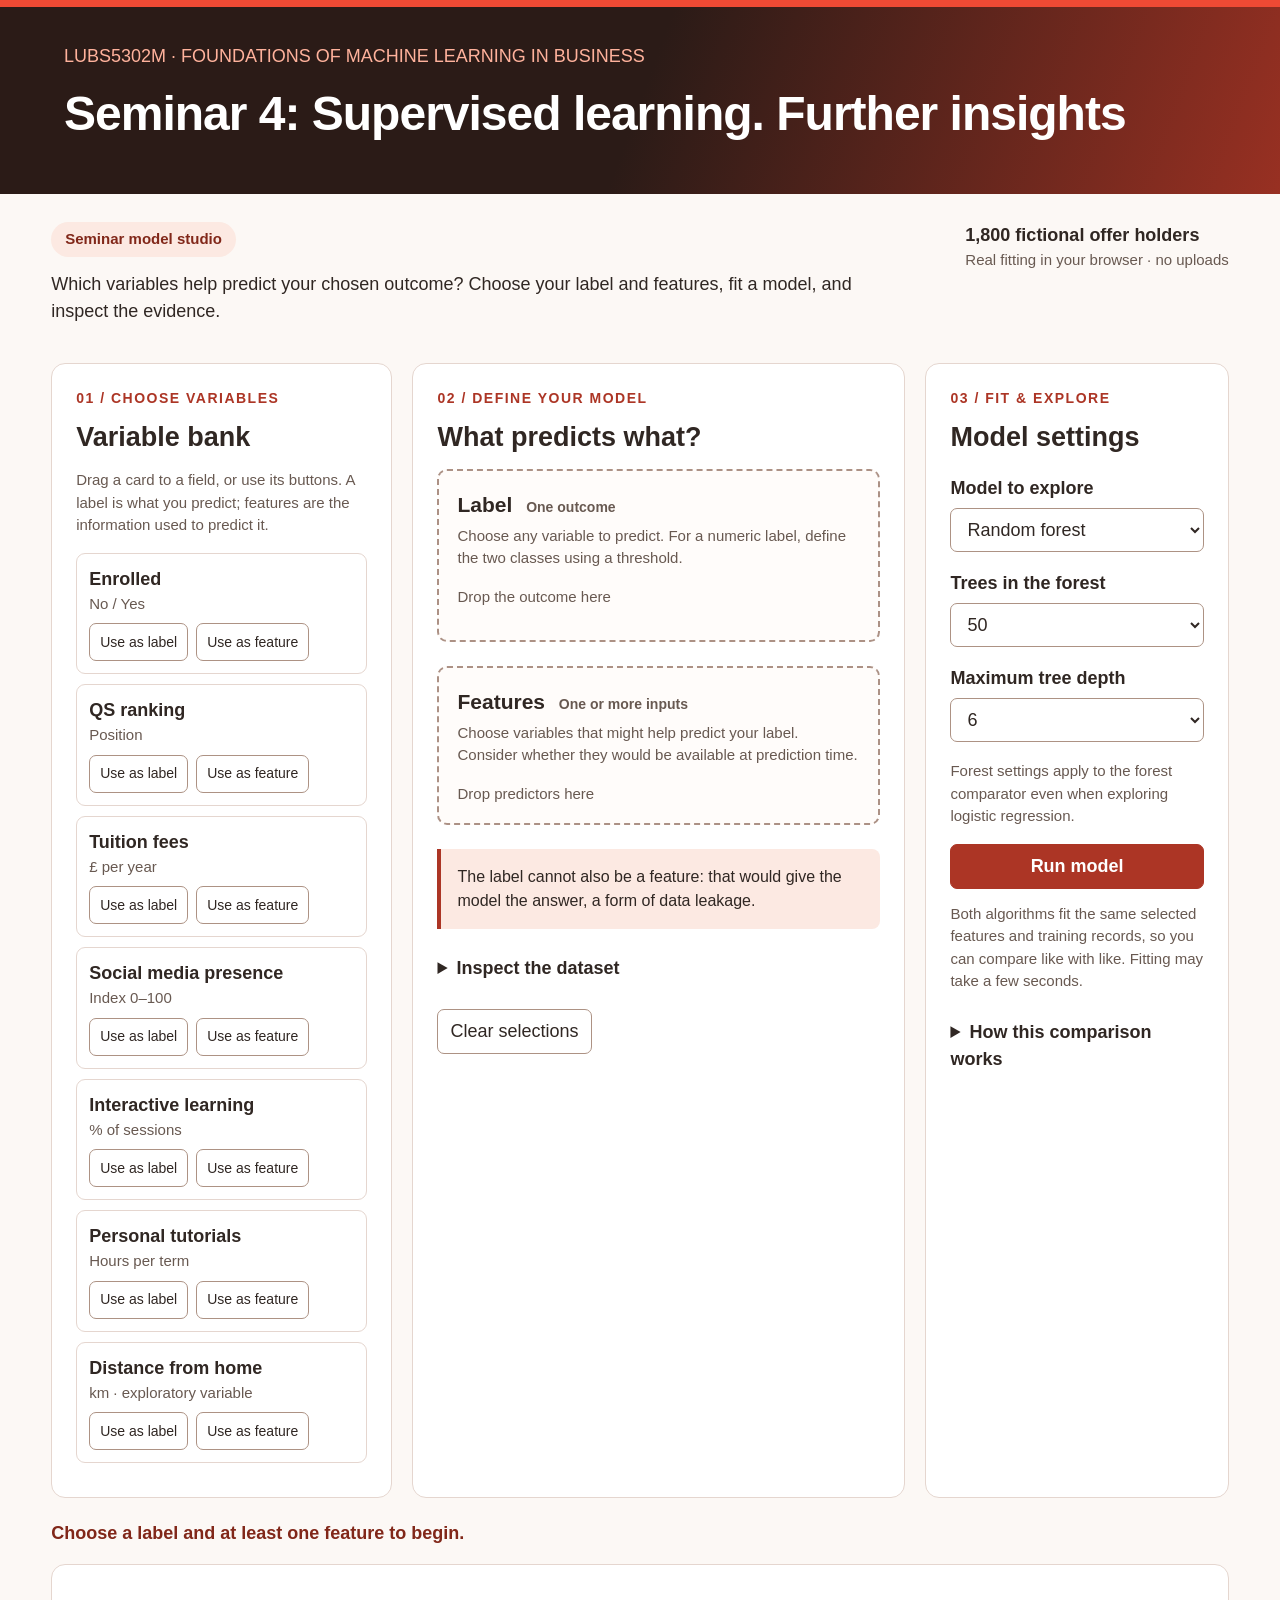
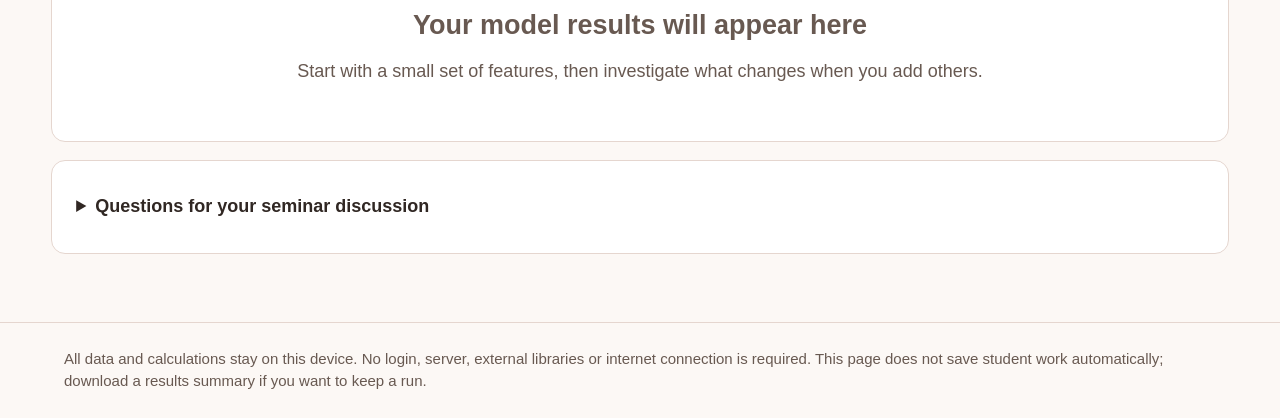
<file: index.html>
<!doctype html><html lang="en"><head><meta charset="utf-8"><meta name="viewport" content="width=device-width,initial-scale=1"><title>Seminar 4: Supervised learning. Further insights</title><style>:root{font-family:Arial,Helvetica,sans-serif;color:#302723;background:#fcf8f5;font-size:18px;line-height:1.5;--red:#ac3525;--line:#e5d6cf;--muted:#685951}*{box-sizing:border-box}body{margin:0}header{color:#fff;background:linear-gradient(110deg,#2b1b17 50%,#983022);padding:36px max(5vw,20px);border-top:7px solid #ef4a34}header p{color:#ffb29c;margin:0}h1{font-size:clamp(30px,4vw,48px);letter-spacing:-1px;margin:8px 0}h2{font-size:27px;margin:0 0 12px}h3{font-size:21px;margin:0 0 12px}p{margin:0 0 16px}.lead{max-width:870px;color:#f5e0d8}main{max-width:1500px;margin:auto;padding:28px 4vw 50px}.intro{display:flex;gap:24px;justify-content:space-between;flex-wrap:wrap}.pill{display:inline-block;background:#fce9e2;color:#812719;border-radius:24px;padding:6px 14px;font-weight:bold;font-size:15px}.builder{display:grid;grid-template-columns:minmax(260px,.9fr) minmax(300px,1.3fr) minmax(230px,.8fr);gap:20px;margin:22px 0}.card{background:white;border:1px solid var(--line);border-radius:14px;padding:24px;min-width:0}.step{color:var(--red);font-weight:bold;font-size:14px;letter-spacing:1.5px;text-transform:uppercase;margin-bottom:8px}.hint{font-size:15px;color:var(--muted)}button,select,input{font:inherit;color:inherit}button,select{min-height:44px;border:1px solid #ad9284;background:white;border-radius:7px;padding:8px 12px;cursor:pointer}button:hover{background:#fce9e2}button.primary{background:var(--red);color:white;border-color:var(--red);font-weight:bold}button:disabled{opacity:.5;cursor:not-allowed}button[aria-pressed=true]{background:#fce9e2;border:2px solid var(--red)}:focus-visible{outline:3px solid #ac3525;outline-offset:3px}.variable{border:1px solid var(--line);padding:12px;border-radius:9px;margin:10px 0;background:#fff;cursor:grab}.variable.used{background:#f8f0eb}.variable strong{display:block}.variable small{display:block;color:var(--muted)}.mini{display:flex;gap:8px;margin-top:8px}.mini button{font-size:14px;min-height:38px;padding:5px 10px}.drop{border:2px dashed #ac9185;border-radius:10px;padding:18px;min-height:110px;margin:10px 0 24px;background:#fffcfa}.drop.over{border-color:var(--red);background:#fce9e2}.drop h3{margin-bottom:4px}.chips{display:flex;gap:8px;flex-wrap:wrap}.chip{background:#fce9e2;border:1px solid #ddbaaa;display:flex;align-items:center;gap:10px;border-radius:8px;padding:5px 8px;font-size:16px}.chip button{padding:0 8px;min-height:36px;border:0;background:transparent}.control{margin:18px 0}label{display:block;font-weight:bold;margin-bottom:6px}select{width:100%}.actions{display:flex;flex-wrap:wrap;gap:10px;margin-top:16px}.actions button{flex-grow:1}.notice{padding:16px;border-left:4px solid var(--red);background:#fce9e2;border-radius:0 8px 8px 0;margin:18px 0;font-size:16px}#status{min-height:28px;color:#812719;font-weight:bold}#results[hidden]{display:none}.results-head{display:flex;justify-content:space-between;align-items:start;gap:16px;flex-wrap:wrap;margin:30px 0 18px}.stats{display:grid;grid-template-columns:repeat(4,1fr);gap:14px;margin:20px 0}.stat{background:#fff;border:1px solid var(--line);padding:20px;border-radius:10px}.stat strong{font-size:32px;display:block}.stat span{font-size:16px;color:var(--muted)}.grid{display:grid;grid-template-columns:1fr 1fr;gap:20px;margin:20px 0}.table-wrap{overflow:auto}table{border-collapse:collapse;width:100%;font-size:16px}caption{text-align:left;color:var(--muted);margin-bottom:10px}th,td{text-align:left;padding:10px;border-bottom:1px solid var(--line)}thead th{background:#f8efea}.matrix td{font-size:24px;text-align:center}.matrix .diag{background:#fce9e2}.matrix th{font-size:15px}.bars{margin:20px 0}.barrow{display:grid;grid-template-columns:minmax(120px,1.4fr) 2fr 70px;align-items:center;gap:12px;font-size:15px;margin:14px 0}.track{height:20px;background:#f7efeb;border-radius:3px;overflow:hidden}.bar{height:100%;background:var(--red)}.negative{background:#685951}.key{font-size:14px;color:var(--muted)}details{margin:18px 0}summary{cursor:pointer;font-weight:bold;min-height:44px;padding:8px 0}.tree{overflow:auto;max-height:650px;padding:8px}.tree ul{list-style:none;padding-left:24px;border-left:2px solid #c5aaa0;margin:8px 0 8px 10px}.tree li{padding:8px}.node{display:inline-block;background:#fce9e2;border:1px solid #ad9284;border-radius:9px;padding:8px 14px;min-width:160px}.leaf{background:#f4f1ee;border-radius:0;border:2px solid #76685f}.edge{font-size:14px;font-weight:bold;display:block;color:#812719}.case-grid{display:grid;grid-template-columns:repeat(3,1fr);gap:14px}.case-grid input{width:100%;padding:8px;border:1px solid #ad9284;border-radius:6px}.votes{display:flex;align-items:end;gap:2px;height:130px;border-bottom:1px solid #ae9488;margin:12px 0}.vote{flex:1;background:var(--red);min-width:1px}.empty{padding:40px;text-align:center;color:var(--muted)}footer{border-top:1px solid var(--line);padding:25px 5vw;color:var(--muted);font-size:15px}.skip{position:absolute;top:-80px;left:15px;background:white;padding:12px;color:#812719}.skip:focus{top:10px}a{color:#842719}.badge{font-size:14px;color:#685951;margin-left:8px}@media(max-width:1100px){.builder{grid-template-columns:1fr 1.4fr}.builder>.card:last-child{grid-column:1/-1}.settings{display:grid;grid-template-columns:repeat(3,1fr);gap:20px}.settings .control{margin:8px 0}}@media(max-width:750px){.builder,.grid{grid-template-columns:1fr}.settings,.case-grid{grid-template-columns:1fr}.stats{grid-template-columns:1fr 1fr}.card{padding:18px}.barrow{grid-template-columns:1.3fr 1fr 60px;gap:8px}main{padding:22px 16px}.tree{max-height:none}}@media print{header{color:#302723;background:white}.lead,header p{color:#302723}.builder,.intro,#status,.actions,.skip,footer,.no-print,#blank{display:none!important}.grid{display:block}.card{break-inside:avoid;margin:14px 0}.stats{grid-template-columns:repeat(4,1fr)}body{font-size:12pt}main{padding:0}.tree{max-height:none}.track,.bar,.diag{-webkit-print-color-adjust:exact;print-color-adjust:exact}@page{margin:12mm}}

#label-rule{margin-top:14px}#label-threshold{width:100%;padding:10px;border:1px solid #ad9284;border-radius:6px}
</style></head><body><a href="#main" class="skip">Skip to model builder</a><header><p>LUBS5302M · FOUNDATIONS OF MACHINE LEARNING IN BUSINESS</p><h1>Seminar 4: Supervised learning. Further insights</h1></header><main id="main"><div class="intro"><div><span class="pill">Seminar model studio</span><p style="margin-top:14px;max-width:850px">Which variables help predict your chosen outcome? Choose your label and features, fit a model, and inspect the evidence.</p></div><div><strong>1,800 fictional offer holders</strong><p class="hint">Real fitting in your browser · no uploads</p></div></div><noscript><p>This activity needs JavaScript enabled in your browser.</p></noscript><div class="builder"><section class="card"><p class="step">01 / Choose variables</p><h2>Variable bank</h2><p class="hint">Drag a card to a field, or use its buttons. A label is what you predict; features are the information used to predict it.</p><div id="bank"></div></section><section class="card"><p class="step">02 / Define your model</p><h2>What predicts what?</h2><div id="label-zone" class="drop" role="region" aria-label="Label drop area"><h3>Label <span class="badge">One outcome</span></h3><p class="hint">Choose any variable to predict. For a numeric label, define the two classes using a threshold.</p><div id="label-items" class="chips"></div><div id="label-rule"></div></div><div id="feature-zone" class="drop" role="region" aria-label="Features drop area"><h3>Features <span class="badge">One or more inputs</span></h3><p class="hint">Choose variables that might help predict your label. Consider whether they would be available at prediction time.</p><div id="feature-items" class="chips"></div></div><div class="notice">The label cannot also be a feature: that would give the model the answer, a form of data leakage.</div><details><summary>Inspect the dataset</summary><p class="hint">First 8 records. All values are simulated, not observations about real students.</p><div class="table-wrap" id="preview"></div><button id="csv">Download synthetic data CSV</button></details><button id="clear">Clear selections</button></section><section class="card"><p class="step">03 / Fit & explore</p><h2>Model settings</h2><div class="settings"><div class="control"><label for="algorithm">Model to explore</label><select id="algorithm"><option value="rf">Random forest</option><option value="lr">Logistic regression</option></select></div><div class="control"><label for="trees">Trees in the forest</label><select id="trees"><option>10</option><option selected>50</option><option>100</option></select></div><div class="control"><label for="depth">Maximum tree depth</label><select id="depth"><option>2</option><option>4</option><option selected>6</option><option>10</option></select></div></div><p class="hint">Forest settings apply to the forest comparator even when exploring logistic regression.</p><button id="run" class="primary" style="width:100%">Run model</button><p class="hint" style="margin-top:14px">Both algorithms fit the same selected features and training records, so you can compare like with like. Fitting may take a few seconds.</p><details><summary>How this comparison works</summary><p class="hint">A fixed, stratified 70/30 split separates training and test records. Three-fold cross-validation uses only the training partition. Probabilities ≥ 50% predict “Yes”. Logistic regression uses standardised inputs, an intercept and L2 regularisation, without interaction terms.</p><p class="hint">The original Enrolled label contains thresholds and interactions designed to favour random forest with the relevant features and enough depth. Other label choices define different tasks and may favour either model. A sparse feature selection or shallow forest may not beat logistic regression. Scores are calculated, never forced.</p><p class="hint">These are custom teaching implementations, not production modelling software. Repeatedly tuning against the test scores makes the test set less independent.</p></details></section></div><p id="status" role="status" aria-live="polite">Choose a label and at least one feature to begin.</p><section id="blank" class="card empty"><h2>Your model results will appear here</h2><p>Start with a small set of features, then investigate what changes when you add others.</p></section><section id="results" hidden aria-label="Fitted model results"></section><details class="card"><summary>Questions for your seminar discussion</summary><ol><li>Compare the performance of both models. What is the advantage of random forest over regression? Are there any advantages of regression over random forest?</li><li>Which of the ‘obstacles’ of machine learning discussed in Pearl (2019) are relevant to this case? How could you mitigate them?</li><li>Reading: Pearl, J. 2019. The seven tools of causal inference, with reflections on machine learning. NEW YORK: Assoc Computing Machinery. doi: <a href="https://doi.org/10.1145/3241036">10.1145/3241036</a>.</li></ol></details></main><footer>All data and calculations stay on this device. No login, server, external libraries or internet connection is required. This page does not save student work automatically; download a results summary if you want to keep a run.</footer><script>/* Seeded synthetic data and real, browser-local classifiers. No external dependencies. */
(function(root){
'use strict';
const columns=[{id:'enrolled',name:'Enrolled',unit:'No / Yes',binary:true,min:0,max:1}, {id:'rank',name:'QS ranking',unit:'Position',min:40,max:300}, {id:'fees',name:'Tuition fees',unit:'£ per year',min:12000,max:34000}, {id:'social',name:'Social media presence',unit:'Index 0–100',min:0,max:100}, {id:'learning',name:'Interactive learning',unit:'% of sessions',min:10,max:90}, {id:'tutorials',name:'Personal tutorials',unit:'Hours per term',min:0,max:6}, {id:'distance',name:'Distance from home',unit:'km · exploratory variable',min:0,max:12000}];
function rng(seed){return()=>{seed|=0;seed=seed+0x6D2B79F5|0;let t=Math.imul(seed^seed>>>15,1|seed);t=t+Math.imul(t^t>>>7,61|t)^t;return((t^t>>>14)>>>0)/4294967296;};}
function shuffle(a,r){a=a.slice();for(let i=a.length-1;i>0;i--){const j=Math.floor(r()*(i+1));[a[i],a[j]]=[a[j],a[i]];}return a;}
function data(){const r=rng(5302);return Array.from({length:1800},(_,i)=>{const x={id:i+1,rank:Math.round(40+r()*260),fees:Math.round((12000+r()*22000)/100)*100,social:Math.round(r()*100),learning:Math.round(10+r()*80),tutorials:Math.round(r()*60)/10,distance:Math.round(r()*12000)};let y=(x.fees<22000&&x.learning>45&&x.tutorials>2.5)||(x.rank<=100&&x.social>55)||(x.fees<18000&&x.tutorials>4);if(r()<.04)y=!y;x.enrolled=+y;return x;});}
const target=x=>x._label===undefined?x.enrolled:x._label;
function split(rows){const r=rng(891),train=[],test=[];for(const y of [0,1]){const a=shuffle(rows.filter(x=>target(x)===y),r),n=Math.round(a.length*.7);train.push(...a.slice(0,n));test.push(...a.slice(n));}return{train:shuffle(train,r),test:shuffle(test,r)};}
const mean=a=>a.reduce((s,v)=>s+v,0)/a.length;
function tree(rows,features,depth,r){const p=mean(rows.map(target));const node={p,n:rows.length};if(depth<=0||rows.length<16||p===0||p===1)return node;let best=null,bestLoss=rows.length*p*(1-p);const fs=shuffle(features,r).slice(0,Math.max(1,Math.floor(Math.sqrt(features.length))));for(const f of fs){const sorted=rows.map(x=>x[f]).sort((a,b)=>a-b);for(let q=1;q<16;q++){const t=sorted[Math.floor(q*sorted.length/16)];let ln=0,ly=0,rn=0,ry=0;for(const x of rows){if(x[f]<=t){ln++;ly+=target(x);}else{rn++;ry+=target(x);}}if(ln<8||rn<8)continue;const loss=ly*(1-ly/ln)+ry*(1-ry/rn);if(loss<bestLoss-1e-10){bestLoss=loss;best={f,t};}}}if(!best)return node;return{...node,...best,left:tree(rows.filter(x=>x[best.f]<=best.t),features,depth-1,r),right:tree(rows.filter(x=>x[best.f]>best.t),features,depth-1,r)};}
function treePredict(t,x){while(t.f)t=x[t.f]<=t.t?t.left:t.right;return t.p;}
const tick=()=>new Promise(resolve=>setTimeout(resolve,0));
async function forest(rows,features,opts,progress=()=>{}){const r=rng(942),trees=[];for(let i=0;i<opts.trees;i++){const sample=Array.from({length:rows.length},()=>rows[Math.floor(r()*rows.length)]);trees.push(tree(sample,features,opts.depth,r));if(i%5===0){progress(i/opts.trees);await tick();}}return{type:'rf',trees,predict:x=>mean(trees.map(t=>treePredict(t,x)))};}
function logistic(rows,features){const mu=features.map(f=>mean(rows.map(x=>x[f]))),sd=features.map((f,j)=>Math.sqrt(mean(rows.map(x=>(x[f]-mu[j])**2)))||1);const X=rows.map(x=>[1,...features.map((f,j)=>(x[f]-mu[j])/sd[j])]);const w=Array(features.length+1).fill(0),sig=z=>1/(1+Math.exp(-Math.max(-35,Math.min(35,z))));for(let it=0;it<1000;it++){const g=w.map(()=>0);for(let i=0;i<X.length;i++){const p=sig(X[i].reduce((s,v,j)=>s+v*w[j],0)),e=p-target(rows[i]);for(let j=0;j<w.length;j++)g[j]+=e*X[i][j];}for(let j=0;j<w.length;j++)w[j]-=.25*(g[j]/rows.length+(j?.002*w[j]:0));}return{type:'lr',weights:w,mu,sd,predict:x=>sig(w[0]+features.reduce((s,f,j)=>s+w[j+1]*(x[f]-mu[j])/sd[j],0))};}
function metrics(model,rows){const cm=[[0,0],[0,0]];let brier=0;const probs=rows.map(x=>{const p=model.predict(x);cm[target(x)][+(p>=.5)]++;brier+=(p-target(x))**2;return p;});const [tn,fp]=cm[0],[fn,tp]=cm[1];return{accuracy:(tp+tn)/rows.length,precision:tp+fp?tp/(tp+fp):null,recall:tp+fn?tp/(tp+fn):null,cm,brier:brier/rows.length,probs};}
function importance(model,rows,features){const base=metrics(model,rows).accuracy,r=rng(34);return features.map(f=>{const values=[];for(let i=0;i<3;i++){const shuffled=shuffle(rows.map(x=>x[f]),r);values.push(base-metrics(model,rows.map((x,j)=>({...x,[f]:shuffled[j]}))).accuracy);}const m=mean(values);return{f,value:m,sd:Math.sqrt(mean(values.map(v=>(v-m)**2))) };}).sort((a,b)=>b.value-a.value);}
async function run(features,opts,progress=()=>{}){const label=opts.label||'enrolled',column=columns.find(c=>c.id===label);if(!column)throw Error('Choose a valid label.');if(!column.binary&&(!Number.isFinite(opts.threshold)||opts.threshold<column.min||opts.threshold>column.max))throw Error('Choose a threshold within the label range.');if(!features.length||new Set(features).size!==features.length||features.some(f=>!columns.some(c=>c.id===f&&f!==label)))throw Error('Choose at least one valid feature. The label cannot be a feature.');features=columns.filter(c=>features.includes(c.id)).map(c=>c.id);const rows=data().map(x=>({...x,_label:column.binary?x[label]:+(x[label]>=opts.threshold)}));if([0,1].some(y=>rows.filter(x=>target(x)===y).length<10))throw Error('Choose a threshold that leaves at least 10 records in each class.');const s=split(rows);progress('Training random forest…');const rf=await forest(s.train,features,opts);await tick();progress('Fitting logistic regression…');const lr=logistic(s.train,features);await tick();const models={rf,lr},cv={rf:[],lr:[]};const folds=[[],[],[]];for(const y of [0,1])s.train.filter(x=>target(x)===y).forEach((x,i)=>folds[i%3].push(x));for(let k=0;k<3;k++){progress('Cross-validation fold '+(k+1)+' of 3…');const train=folds.filter((_,i)=>i!==k).flat(),valid=folds[k];const f=await forest(train,features,opts);cv.rf.push(metrics(f,valid).accuracy);cv.lr.push(metrics(logistic(train,features),valid).accuracy);await tick();}const out={label,classRule:column.binary?'Yes = enrolled; No = not enrolled':'Yes = '+column.name+' ≥ '+opts.threshold+'; No = below '+opts.threshold,features:features.slice(),opts:{...opts},train:s.train.length,test:s.test.length,baseline:Math.max(mean(s.test.map(target)),1-mean(s.test.map(target))),models,results:{},examples:s.test.slice(0,12)};for(const type of ['rf','lr']){progress('Evaluating '+(type==='rf'?'random forest':'logistic regression')+'…');out.results[type]={...metrics(models[type],s.test),training:metrics(models[type],s.train).accuracy,cv:cv[type],importance:importance(models[type],s.test,features)};await tick();}return out;}
const api={columns,rng,data,split,forest,logistic,metrics,importance,run,treePredict,mean};if(typeof module!=='undefined')module.exports=api;else root.LabModel=api;
})(typeof window!=='undefined'?window:this);
</script><script>(()=>{'use strict';const M=LabModel,$=id=>document.getElementById(id),name=id=>M.columns.find(c=>c.id===id).name,pct=v=>v===null?'Not defined':(100*v).toFixed(1)+'%',esc=s=>String(s).replace(/[&<>"']/g,c=>({'&':'&amp;','<':'&lt;','>':'&gt;','"':'&quot;',"'":'&#39;'}[c]));let label=null,features=[],result=null,busy=false;const thresholds={};
function say(s){$('status').textContent=s;}
function invalidate(){result=null;$('results').hidden=true;$('blank').hidden=false;}
function chosen(){for(const c of M.columns){const card=$('v-'+c.id);card.classList.toggle('used',label===c.id||features.includes(c.id));card.querySelector('[data-feature]').disabled=busy||features.includes(c.id);card.querySelector('[data-label]').disabled=busy||label===c.id;}const chip=(id,zone)=>`<span class="chip">${esc(name(id))}<button data-remove="${id}" data-zone="${zone}" aria-label="Remove ${esc(name(id))} from ${zone}">×</button></span>`;$('label-items').innerHTML=label?chip(label,'label'):'<span class="hint">Drop the outcome here</span>';$('feature-items').innerHTML=features.length?features.map(f=>chip(f,'features')).join(''):'<span class="hint">Drop predictors here</span>';const c=M.columns.find(c=>c.id===label);$('label-rule').innerHTML=!c?'':c.binary?'<p class="hint">Classes: No = not enrolled; Yes = enrolled.</p>':`<label for="label-threshold">Define “Yes”: ${esc(c.name)} at or above</label><input id="label-threshold" type="number" min="${c.min}" max="${c.max}" step="any" value="${thresholds[label]}" required><p class="hint">Values below this threshold form the “No” class. This converts your numeric label to a binary classification task; it does not predict an exact numeric value.</p>`;if($('label-threshold'))$('label-threshold').oninput=()=>{thresholds[label]=$('label-threshold').value===''?NaN:+$('label-threshold').value;invalidate();say('Label threshold changed. Run again to update the models.');};} 
function assign(id,zone){if(busy)return;const c=M.columns.find(c=>c.id===id);if(!c)return;if(zone==='label'){label=id;features=features.filter(f=>f!==id);if(!c.binary&&thresholds[id]===undefined)thresholds[id]=(c.min+c.max)/2;}else{if(label===id)label=null;if(!features.includes(id))features.push(id);}invalidate();chosen();say(name(id)+' added to '+zone+'. Run the model when ready.');}
$('bank').innerHTML=M.columns.map(c=>`<div class="variable" draggable="true" id="v-${c.id}" data-id="${c.id}"><strong>${esc(c.name)}</strong><small>${esc(c.unit)}</small><div class="mini"><button data-label="${c.id}" aria-label="Use ${esc(c.name)} as label">Use as label</button><button data-feature="${c.id}" aria-label="Use ${esc(c.name)} as feature">Use as feature</button></div></div>`).join('');
$('bank').addEventListener('click',e=>{const b=e.target.closest('button');if(!b)return;if(b.dataset.label)assign(b.dataset.label,'label');if(b.dataset.feature)assign(b.dataset.feature,'features');});
$('bank').addEventListener('dragstart',e=>{const card=e.target.closest('[data-id]');if(busy||!card){e.preventDefault();return;}e.dataTransfer.setData('text/plain',card.dataset.id);e.dataTransfer.effectAllowed='copy';});
for(const [id,zone] of [['label-zone','label'],['feature-zone','features']]){const el=$(id);el.addEventListener('dragover',e=>{e.preventDefault();if(!busy)el.classList.add('over');});el.addEventListener('dragleave',()=>el.classList.remove('over'));el.addEventListener('drop',e=>{e.preventDefault();el.classList.remove('over');assign(e.dataTransfer.getData('text/plain'),zone);});el.addEventListener('click',e=>{const b=e.target.closest('[data-remove]');if(!b||busy)return;if(b.dataset.zone==='label')label=null;else features=features.filter(f=>f!==b.dataset.remove);invalidate();chosen();say('Selection removed. Run again to update results.');});}
$('clear').onclick=()=>{if(busy)return;label=null;features=[];invalidate();chosen();say('Selections cleared. Choose your label and features.');};
for(const id of ['trees','depth'])$(id).onchange=()=>{invalidate();say('Settings changed. Run again to fit the new model.');};
$('algorithm').onchange=()=>{if(result)render();else say('Model selected. Choose your variables and run.');};
function download(filename,text,type){const a=document.createElement('a'),url=URL.createObjectURL(new Blob([text],{type}));a.href=url;a.download=filename;a.click();setTimeout(()=>URL.revokeObjectURL(url),1500);}
$('csv').onclick=()=>{const keys=['id',...M.columns.map(c=>c.id)];download('synthetic-recruitment-seminar.csv',[keys.join(','),...M.data().map(x=>keys.map(k=>x[k]).join(','))].join('\n'),'text/csv');};
$('preview').innerHTML='<table><caption>Synthetic offer-holder records</caption><thead><tr>'+M.columns.map(c=>'<th scope="col">'+esc(c.name)+'</th>').join('')+'</tr></thead><tbody>'+M.data().slice(0,8).map(x=>'<tr>'+M.columns.map(c=>'<td>'+(c.binary?(x[c.id]?'Yes':'No'):x[c.id])+'</td>').join('')+'</tr>').join('')+'</tbody></table>';
function lock(on){busy=on;document.querySelectorAll('.builder button,.builder select,.builder input').forEach(e=>e.disabled=on);if(!on)chosen();$('run').textContent=on?'Fitting models…':'Run model';$('main').setAttribute('aria-busy',String(on));}
$('run').onclick=async()=>{if(!label||!features.length){say('Choose a label and at least one different variable as a feature before running.');return;}if($('label-threshold')&&!$('label-threshold').reportValidity())return;lock(true);invalidate();try{result=await M.run(features,{label,threshold:thresholds[label],trees:+$('trees').value,depth:+$('depth').value},say);render();say('Models fitted. Results use held-out test records; explore the comparison below.');$('result-title').focus();}catch(e){say('The model could not finish: '+e.message+' Check your selections and threshold.');}finally{lock(false);}};
function bars(items){const max=Math.max(.001,...items.map(x=>Math.abs(x.value)));return '<div class="bars">'+items.map(x=>`<div class="barrow"><span>${esc(name(x.f))}</span><div class="track" aria-hidden="true"><div class="bar ${x.value<0?'negative':''}" style="width:${Math.abs(x.value)/max*100}%"></div></div><strong>${(x.value*100).toFixed(2)}</strong></div>`).join('')+'</div>';}
function matrix(r){const c=r.cm;return `<table class="matrix"><caption>Test set · rows are actual, columns are predicted</caption><thead><tr><th scope="col">Actual ↓ / predicted →</th><th scope="col">No</th><th scope="col">Yes</th></tr></thead><tbody><tr><th scope="row">No</th><td class="diag">${c[0][0]}<small class="hint"> TN</small></td><td>${c[0][1]}<small class="hint"> FP</small></td></tr><tr><th scope="row">Yes</th><td>${c[1][0]}<small class="hint"> FN</small></td><td class="diag">${c[1][1]}<small class="hint"> TP</small></td></tr></tbody></table>`;}
function treeHTML(t,level=0){if(!t.f)return `<div class="node leaf">${pct(t.p)} probability of “Yes”<br><small>${t.n} bootstrap records</small></div>`;return `<div class="node">${esc(name(t.f))} ≤ ${t.t.toLocaleString('en-GB')}?<br><small>${t.n} bootstrap records</small></div><details ${level<2?'open':''}><summary>${level<2?'Follow the branches':'Expand deeper branches'}</summary><ul><li><span class="edge">Yes · ≤ threshold</span>${treeHTML(t.left,level+1)}</li><li><span class="edge">No · > threshold</span>${treeHTML(t.right,level+1)}</li></ul></details>`;}
function render(){const type=$('algorithm').value,r=result.results[type],rf=result.results.rf,lr=result.results.lr,title=type==='rf'?'Random forest':'Logistic regression';$('blank').hidden=true;$('results').hidden=false;const delta=(rf.accuracy-lr.accuracy)*100;const win=delta>0?'Random forest leads':delta<0?'Logistic regression leads':'The models tie';$('results').innerHTML=`<div class="results-head"><div><p class="step">04 / Read the evidence</p><h2 id="result-title" tabindex="-1">${title} results</h2><p class="hint">Label: ${esc(name(result.label))} · ${esc(result.classRule)}<br>Features: ${result.features.map(name).map(esc).join(', ')}<br>${result.train} training records · ${result.test} test records · Forest: ${result.opts.trees} trees, depth ${result.opts.depth}</p></div><div class="actions no-print"><button id="export">Download results JSON</button><button id="print">Print / Save as PDF</button></div></div><div class="stats"><div class="stat"><strong>${pct(r.accuracy)}</strong><span>Test accuracy</span></div><div class="stat"><strong>${pct(M.mean(r.cv))}</strong><span>Mean cross-validation accuracy</span></div><div class="stat"><strong>${pct(r.training)}</strong><span>Training accuracy</span></div><div class="stat"><strong>${pct(result.baseline)}</strong><span>Majority-class test baseline</span></div></div><div class="card"><h3>A matched comparison</h3><p>${win}${delta?' by '+Math.abs(delta).toFixed(1)+' percentage points on the test set':''}.</p><div class="table-wrap"><table><caption>Same features, split and 50% classification threshold</caption><thead><tr><th>Model</th><th>Test accuracy</th><th>Mean CV accuracy</th><th>Training accuracy</th><th>Brier score ↓</th></tr></thead><tbody>${[['Random forest',rf],['Logistic regression',lr]].map(([n,v])=>`<tr><th scope="row">${n}</th><td>${pct(v.accuracy)}</td><td>${pct(M.mean(v.cv))}</td><td>${pct(v.training)}</td><td>${v.brier.toFixed(3)}</td></tr>`).join('')}</tbody></table></div><p class="hint">Brier score measures error of probabilistic predictions (0 is best). A high training score alone does not establish good generalisation. The original enrolment outcome favours nonlinear models; this is not a universal ranking of algorithms.</p></div><div class="grid"><section class="card"><h3>Which features matter to prediction?</h3><p class="hint">Permutation importance: decrease in test accuracy, in percentage points. Three shuffles per feature.</p>${bars(r.importance)}<details><summary>Importance values and variation</summary><table><thead><tr><th>Feature</th><th>Mean (pp)</th><th>SD (pp)</th></tr></thead><tbody>${r.importance.map(x=>`<tr><th scope="row">${esc(name(x.f))}</th><td>${(x.value*100).toFixed(2)}</td><td>${(x.sd*100).toFixed(2)}</td></tr>`).join('')}</tbody></table></details><p class="hint">Larger drops mean stronger predictive reliance. Negative values can occur. Scores do not sum to 100%; they are not causal effects or budget weights. SD describes shuffle variation, not a confidence interval.</p></section><section class="card"><h3>Where does the model make mistakes?</h3><div class="table-wrap">${matrix(r)}</div><p style="margin-top:16px">Precision: <strong>${pct(r.precision)}</strong> · Recall: <strong>${pct(r.recall)}</strong></p><p class="hint">Precision: among predicted “Yes” cases, how many were actually “Yes”? Recall: among actual “Yes” cases, how many were identified?</p></section></div><section class="card"><h3>Does performance hold across folds?</h3><p class="hint">Three stratified folds from the training partition only. Each fold is held out once; the same folds serve both models.</p><div class="table-wrap"><table><thead><tr><th>Validation fold</th><th>Random forest</th><th>Logistic regression</th></tr></thead><tbody>${rf.cv.map((v,i)=>`<tr><th scope="row">Fold ${i+1}</th><td>${pct(v)}<div class="track"><div class="bar" style="width:${v*100}%"></div></div></td><td>${pct(lr.cv[i])}<div class="track"><div class="bar negative" style="width:${lr.cv[i]*100}%"></div></div></td></tr>`).join('')}</tbody></table></div></section><section class="card" id="inside"></section><section class="card"><h3>Inspect an individual prediction</h3><p class="hint">Change this hypothetical offer-holder profile. Predictions are illustrative associations, not estimates of intervention effects.</p><div class="case-grid">${result.features.map(f=>{const c=M.columns.find(c=>c.id===f);return `<div><label for="case-${f}">${esc(c.name)}</label><input type="number" id="case-${f}" min="${c.min}" max="${c.max}" step="${f==='tutorials'?'.1':'1'}" value="${result.examples[0][f]}"><small class="hint">${esc(c.unit)} · ${c.min}–${c.max}</small></div>`;}).join('')}</div><div class="actions"><button id="predict">Predict probability of “Yes”</button></div><div id="prediction" role="status" aria-live="polite"></div></section>`;
$('export').onclick=()=>download('seminar-model-results.json',JSON.stringify({generated:new Date().toISOString(),dataset:'synthetic-seminar-v1',label:result.label,classRule:result.classRule,features:result.features,settings:result.opts,exploredModel:type,trainingRecords:result.train,testRecords:result.test,baseline:result.baseline,results:result.results},null,2),'application/json');$('print').onclick=()=>window.print();
if(type==='rf'){$('inside').innerHTML=`<h3>Inside the forest</h3><p class="hint">${esc(result.classRule)}</p><p class="hint">An actual fitted tree, not an average or a manually imposed summary. Each tree uses a bootstrap sample and random feature subsets. The forest averages the leaf probabilities of all trees.</p><label for="tree-number">Tree to inspect</label><select id="tree-number">${result.models.rf.trees.map((_,i)=>`<option value="${i}">Tree ${i+1}</option>`).join('')}</select><div class="tree" id="tree-view"></div>`;const draw=()=>{$('tree-view').innerHTML=treeHTML(result.models.rf.trees[+$('tree-number').value]);};$('tree-number').onchange=draw;draw();}else{const m=result.models.lr;$('inside').innerHTML=`<h3>Inside logistic regression</h3><p class="hint">Coefficients act on the log-odds scale. Each numeric feature is standardised using training-set values only. Positive coefficients increase predicted log-odds; negative coefficients decrease them, holding other features fixed.</p><table><thead><tr><th>Term</th><th>Coefficient</th></tr></thead><tbody><tr><th scope="row">Intercept</th><td>${m.weights[0].toFixed(3)}</td></tr>${result.features.map((f,i)=>`<tr><th scope="row">${esc(name(f))} (per training SD)</th><td>${m.weights[i+1].toFixed(3)}</td></tr>`).join('')}</tbody></table>`;}
$('predict').onclick=()=>{const x={};for(const f of result.features){const e=$('case-'+f);if(!e.value||!e.checkValidity()){e.reportValidity();return;}x[f]=+e.value;}const probs=result.models.rf.trees.map(t=>M.treePredict(t,x));$('prediction').innerHTML=`<p style="margin-top:16px">Random forest: <strong>${pct(result.models.rf.predict(x))}</strong> · Logistic regression: <strong>${pct(result.models.lr.predict(x))}</strong></p><p class="hint">Each bar is one tree’s predicted probability, on a 0–100% scale. These are individual tree estimates, not uncertainty bounds.</p><div class="votes" aria-label="Individual tree probabilities">${probs.map((p,i)=>`<div class="vote" style="height:${Math.max(.5,p*100)}%" title="Tree ${i+1}: ${pct(p)}"></div>`).join('')}</div><details><summary>Read tree probabilities as text</summary><p class="hint">${probs.map((p,i)=>`Tree ${i+1}: ${pct(p)}`).join(' · ')}</p></details>`;};
}
chosen();
})();
</script></body></html>
</file>
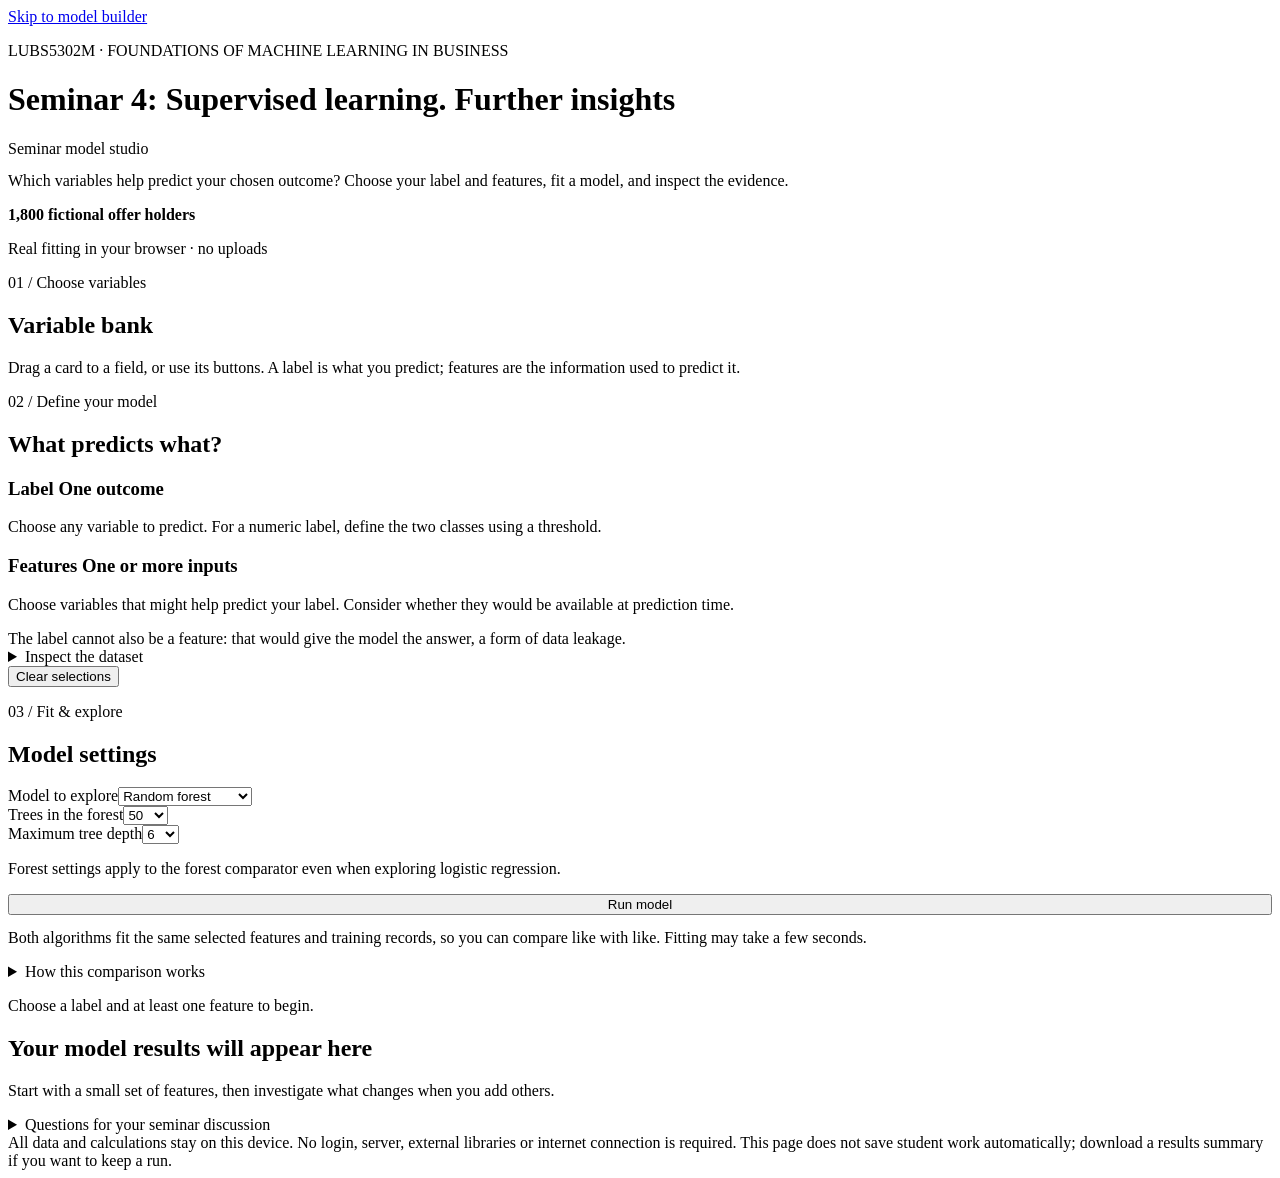
<file: page.html>
<!doctype html><html lang="en"><head><meta charset="utf-8"><meta name="viewport" content="width=device-width,initial-scale=1"><title>Seminar 4: Supervised learning. Further insights</title><style>/*CSS*/</style></head><body><a href="#main" class="skip">Skip to model builder</a><header><p>LUBS5302M · FOUNDATIONS OF MACHINE LEARNING IN BUSINESS</p><h1>Seminar 4: Supervised learning. Further insights</h1></header><main id="main"><div class="intro"><div><span class="pill">Seminar model studio</span><p style="margin-top:14px;max-width:850px">Which variables help predict your chosen outcome? Choose your label and features, fit a model, and inspect the evidence.</p></div><div><strong>1,800 fictional offer holders</strong><p class="hint">Real fitting in your browser · no uploads</p></div></div><noscript><p>This activity needs JavaScript enabled in your browser.</p></noscript><div class="builder"><section class="card"><p class="step">01 / Choose variables</p><h2>Variable bank</h2><p class="hint">Drag a card to a field, or use its buttons. A label is what you predict; features are the information used to predict it.</p><div id="bank"></div></section><section class="card"><p class="step">02 / Define your model</p><h2>What predicts what?</h2><div id="label-zone" class="drop" role="region" aria-label="Label drop area"><h3>Label <span class="badge">One outcome</span></h3><p class="hint">Choose any variable to predict. For a numeric label, define the two classes using a threshold.</p><div id="label-items" class="chips"></div><div id="label-rule"></div></div><div id="feature-zone" class="drop" role="region" aria-label="Features drop area"><h3>Features <span class="badge">One or more inputs</span></h3><p class="hint">Choose variables that might help predict your label. Consider whether they would be available at prediction time.</p><div id="feature-items" class="chips"></div></div><div class="notice">The label cannot also be a feature: that would give the model the answer, a form of data leakage.</div><details><summary>Inspect the dataset</summary><p class="hint">First 8 records. All values are simulated, not observations about real students.</p><div class="table-wrap" id="preview"></div><button id="csv">Download synthetic data CSV</button></details><button id="clear">Clear selections</button></section><section class="card"><p class="step">03 / Fit & explore</p><h2>Model settings</h2><div class="settings"><div class="control"><label for="algorithm">Model to explore</label><select id="algorithm"><option value="rf">Random forest</option><option value="lr">Logistic regression</option></select></div><div class="control"><label for="trees">Trees in the forest</label><select id="trees"><option>10</option><option selected>50</option><option>100</option></select></div><div class="control"><label for="depth">Maximum tree depth</label><select id="depth"><option>2</option><option>4</option><option selected>6</option><option>10</option></select></div></div><p class="hint">Forest settings apply to the forest comparator even when exploring logistic regression.</p><button id="run" class="primary" style="width:100%">Run model</button><p class="hint" style="margin-top:14px">Both algorithms fit the same selected features and training records, so you can compare like with like. Fitting may take a few seconds.</p><details><summary>How this comparison works</summary><p class="hint">A fixed, stratified 70/30 split separates training and test records. Three-fold cross-validation uses only the training partition. Probabilities ≥ 50% predict “Yes”. Logistic regression uses standardised inputs, an intercept and L2 regularisation, without interaction terms.</p><p class="hint">The original Enrolled label contains thresholds and interactions designed to favour random forest with the relevant features and enough depth. Other label choices define different tasks and may favour either model. A sparse feature selection or shallow forest may not beat logistic regression. Scores are calculated, never forced.</p><p class="hint">These are custom teaching implementations, not production modelling software. Repeatedly tuning against the test scores makes the test set less independent.</p></details></section></div><p id="status" role="status" aria-live="polite">Choose a label and at least one feature to begin.</p><section id="blank" class="card empty"><h2>Your model results will appear here</h2><p>Start with a small set of features, then investigate what changes when you add others.</p></section><section id="results" hidden aria-label="Fitted model results"></section><details class="card"><summary>Questions for your seminar discussion</summary><ol><li>Compare the performance of both models. What is the advantage of random forest over regression? Are there any advantages of regression over random forest?</li><li>Which of the ‘obstacles’ of machine learning discussed in Pearl (2019) are relevant to this case? How could you mitigate them?</li><li>Reading: Pearl, J. 2019. The seven tools of causal inference, with reflections on machine learning. NEW YORK: Assoc Computing Machinery. doi: <a href="https://doi.org/10.1145/3241036">10.1145/3241036</a>.</li></ol></details></main><footer>All data and calculations stay on this device. No login, server, external libraries or internet connection is required. This page does not save student work automatically; download a results summary if you want to keep a run.</footer><script>/*MODEL*/</script><script>/*APP*/</script></body></html>
</file>
